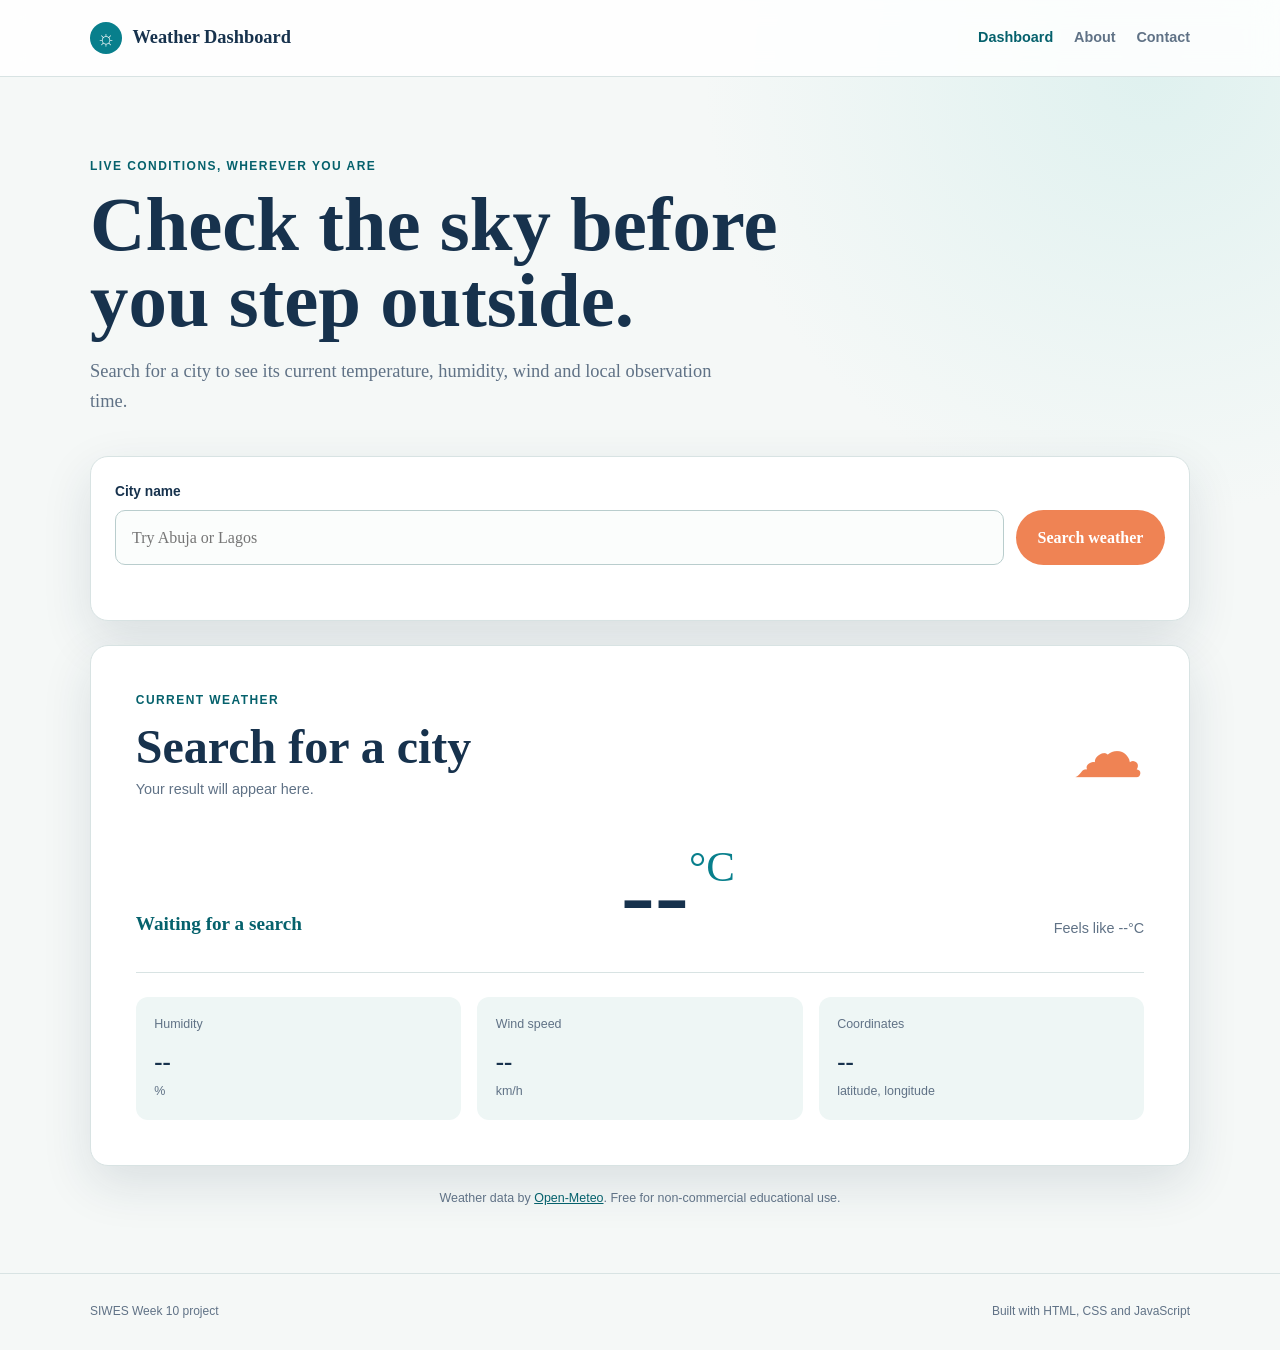
<file: index.html>
<!doctype html>
<html lang="en">
<head>
  <meta charset="UTF-8">
  <meta name="viewport" content="width=device-width, initial-scale=1.0">
  <meta name="description" content="A simple weather dashboard powered by Open-Meteo.">
  <title>Weather Dashboard | Current Conditions</title>
  <link rel="stylesheet" href="css/style.css">
  <script src="js/main.js" defer></script>
</head>
<body>
  <header class="site-header">
    <div class="container header-inner">
      <a class="brand" href="index.html" aria-label="Weather Dashboard home">
        <span class="brand-mark" aria-hidden="true">☼</span>
        <span>Weather Dashboard</span>
      </a>
      <nav class="site-nav" aria-label="Main navigation">
        <a class="active" href="index.html" aria-current="page">Dashboard</a>
        <a href="about.html">About</a>
        <a href="contact.html">Contact</a>
      </nav>
    </div>
  </header>

  <main class="container page-shell">
    <section class="hero-copy" aria-labelledby="page-title">
      <p class="eyebrow">Live conditions, wherever you are</p>
      <h1 id="page-title">Check the sky before you step outside.</h1>
      <p class="intro">Search for a city to see its current temperature, humidity, wind and local observation time.</p>
    </section>

    <section class="search-panel" aria-label="Search for a city">
      <form id="weather-form" novalidate>
        <label for="city-input">City name</label>
        <div class="search-row">
          <input id="city-input" name="city" type="search" placeholder="Try Abuja or Lagos" autocomplete="address-level2" required>
          <button id="search-button" type="submit">Search weather</button>
        </div>
        <p id="form-message" class="form-message" role="status" aria-live="polite"></p>
      </form>
    </section>

    <section id="weather-result" class="weather-result" aria-live="polite" aria-busy="false">
      <div class="result-heading">
        <div>
          <p class="eyebrow">Current weather</p>
          <h2 id="location-name">Search for a city</h2>
          <p id="observation-time" class="muted">Your result will appear here.</p>
        </div>
        <div id="weather-icon" class="weather-icon" aria-hidden="true">☁</div>
      </div>
      <div class="weather-summary">
        <p id="weather-description" class="condition">Waiting for a search</p>
        <p class="temperature"><span id="temperature-value">--</span><span class="unit">°C</span></p>
        <p id="feels-like" class="muted">Feels like --°C</p>
      </div>
      <div class="metric-grid">
        <article class="metric-card">
          <span class="metric-label">Humidity</span>
          <strong id="humidity-value">--</strong>
          <span class="metric-unit">%</span>
        </article>
        <article class="metric-card">
          <span class="metric-label">Wind speed</span>
          <strong id="wind-value">--</strong>
          <span class="metric-unit">km/h</span>
        </article>
        <article class="metric-card">
          <span class="metric-label">Coordinates</span>
          <strong id="coordinates-value">--</strong>
          <span class="metric-unit">latitude, longitude</span>
        </article>
      </div>
    </section>

    <p class="attribution">Weather data by <a href="https://open-meteo.com/" target="_blank" rel="noopener noreferrer">Open-Meteo</a>. Free for non-commercial educational use.</p>
  </main>

  <footer class="site-footer">
    <div class="container footer-inner">
      <span>SIWES Week 10 project</span>
      <span>Built with HTML, CSS and JavaScript</span>
    </div>
  </footer>
</body>
</html>
</file>
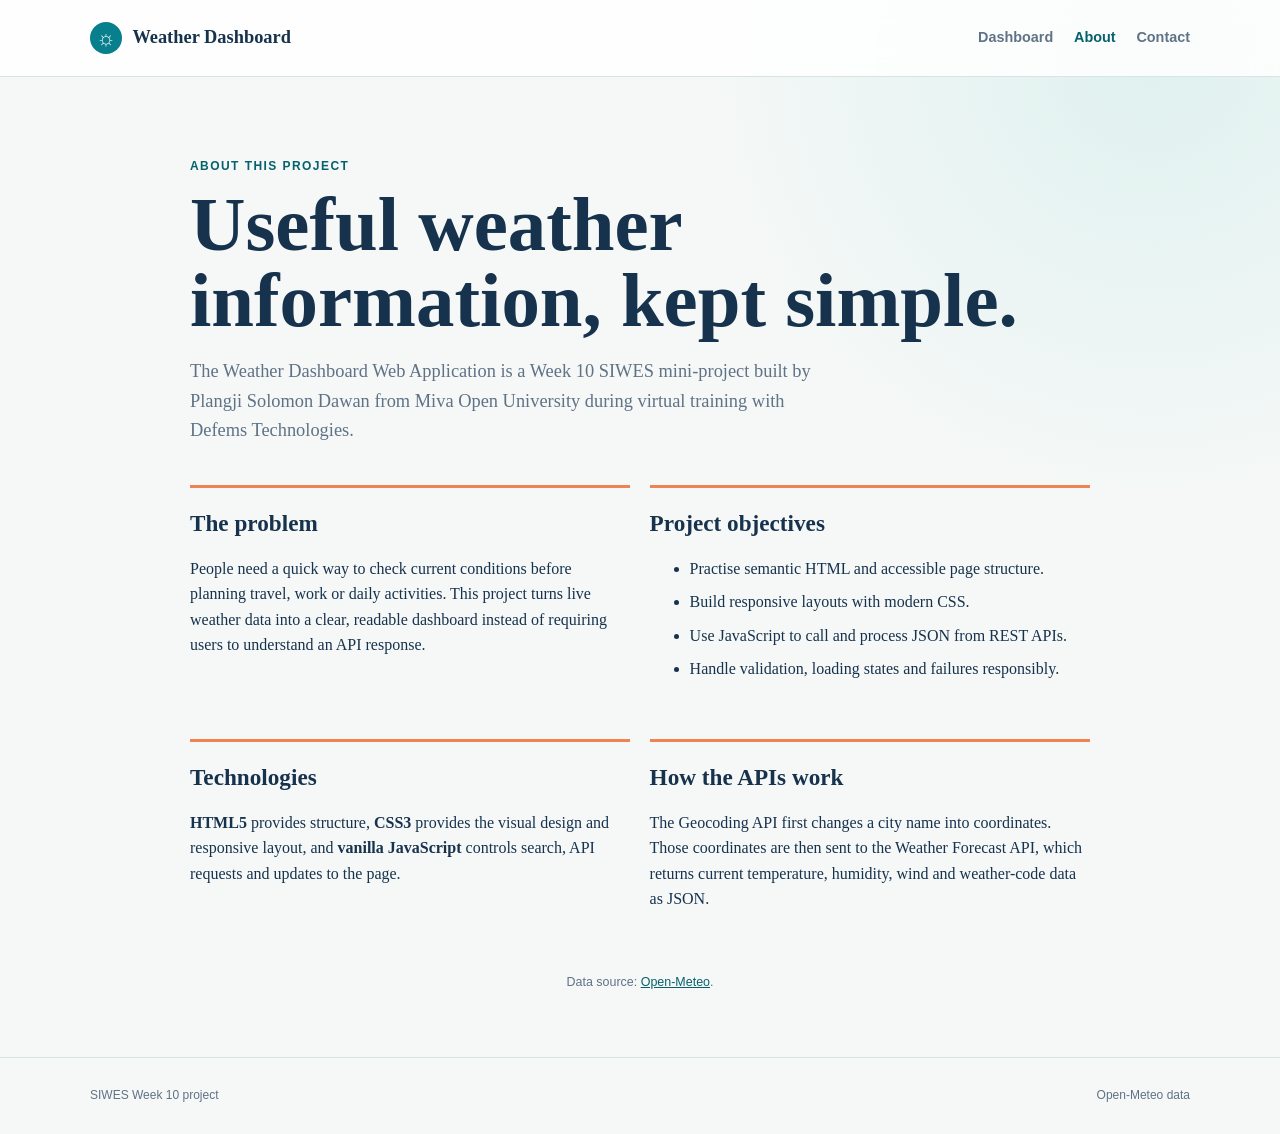
<file: about.html>
<!doctype html>
<html lang="en">
<head>
  <meta charset="UTF-8">
  <meta name="viewport" content="width=device-width, initial-scale=1.0">
  <meta name="description" content="About the Weather Dashboard Web Application.">
  <title>About | Weather Dashboard</title>
  <link rel="stylesheet" href="css/style.css">
</head>
<body>
  <header class="site-header">
    <div class="container header-inner">
      <a class="brand" href="index.html" aria-label="Weather Dashboard home"><span class="brand-mark" aria-hidden="true">☼</span><span>Weather Dashboard</span></a>
      <nav class="site-nav" aria-label="Main navigation">
        <a href="index.html">Dashboard</a><a class="active" href="about.html" aria-current="page">About</a><a href="contact.html">Contact</a>
      </nav>
    </div>
  </header>
  <main class="container page-shell content-page">
    <p class="eyebrow">About this project</p>
    <h1>Useful weather information, kept simple.</h1>
    <p class="lead">The Weather Dashboard Web Application is a Week 10 SIWES mini-project built by Plangji Solomon Dawan from Miva Open University during virtual training with Defems Technologies.</p>
    <div class="content-grid">
      <section class="info-section"><h2>The problem</h2><p>People need a quick way to check current conditions before planning travel, work or daily activities. This project turns live weather data into a clear, readable dashboard instead of requiring users to understand an API response.</p></section>
      <section class="info-section"><h2>Project objectives</h2><ul><li>Practise semantic HTML and accessible page structure.</li><li>Build responsive layouts with modern CSS.</li><li>Use JavaScript to call and process JSON from REST APIs.</li><li>Handle validation, loading states and failures responsibly.</li></ul></section>
      <section class="info-section"><h2>Technologies</h2><p><strong>HTML5</strong> provides structure, <strong>CSS3</strong> provides the visual design and responsive layout, and <strong>vanilla JavaScript</strong> controls search, API requests and updates to the page.</p></section>
      <section class="info-section"><h2>How the APIs work</h2><p>The Geocoding API first changes a city name into coordinates. Those coordinates are then sent to the Weather Forecast API, which returns current temperature, humidity, wind and weather-code data as JSON.</p></section>
    </div>
    <p class="attribution">Data source: <a href="https://open-meteo.com/" target="_blank" rel="noopener noreferrer">Open-Meteo</a>.</p>
  </main>
  <footer class="site-footer"><div class="container footer-inner"><span>SIWES Week 10 project</span><span>Open-Meteo data</span></div></footer>
</body>
</html>
</file>
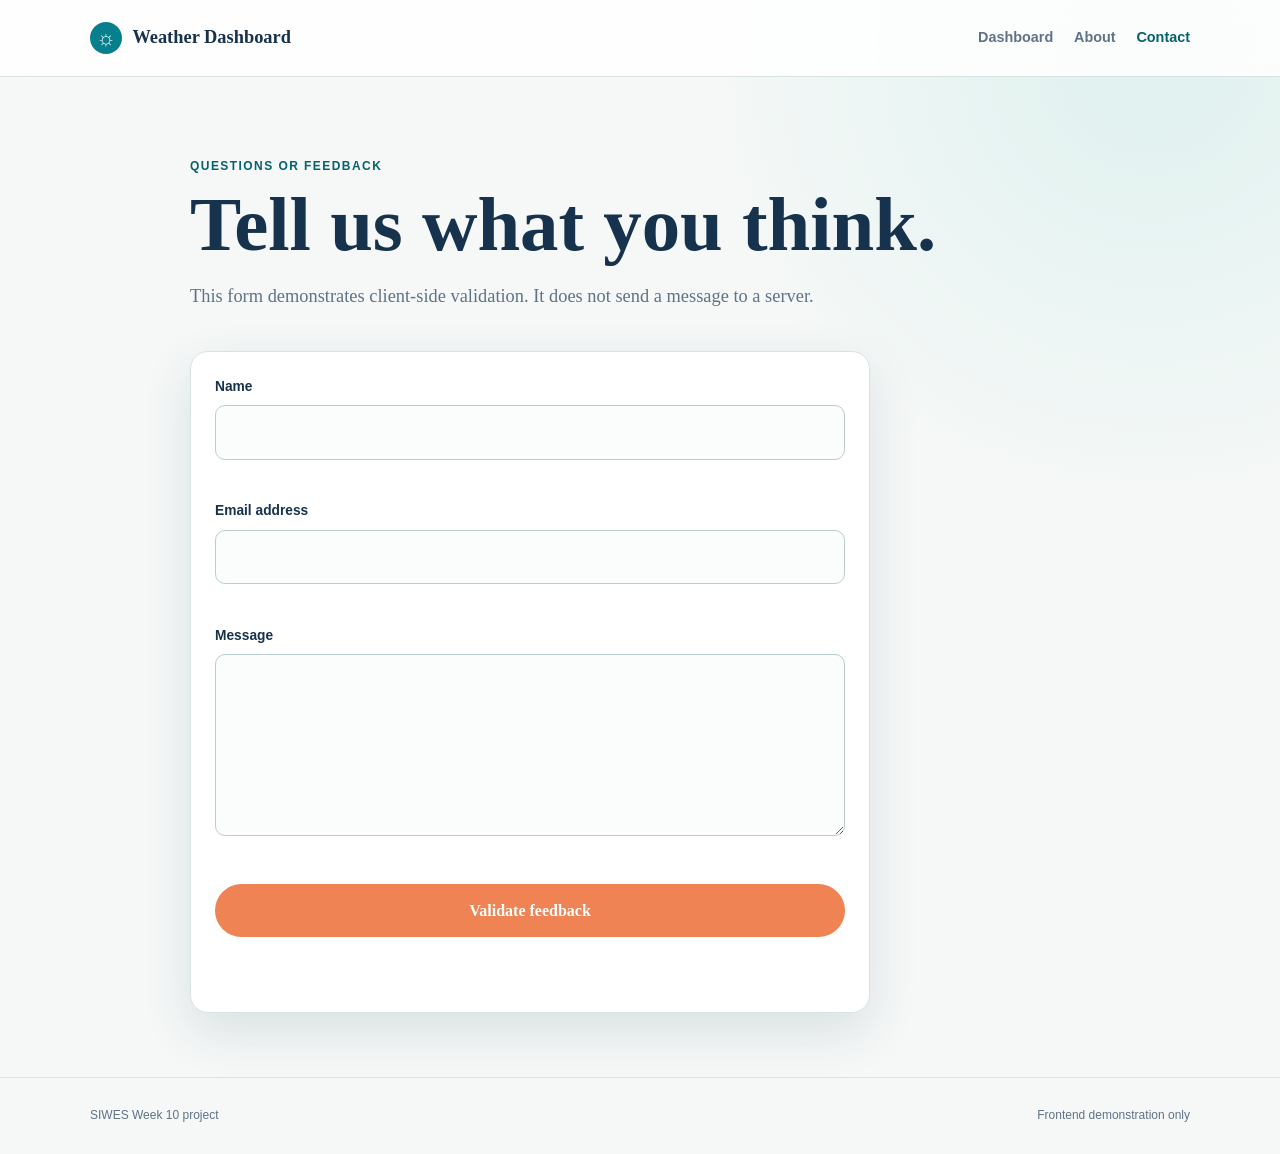
<file: contact.html>
<!doctype html>
<html lang="en">
<head>
  <meta charset="UTF-8">
  <meta name="viewport" content="width=device-width, initial-scale=1.0">
  <meta name="description" content="Send feedback about the Weather Dashboard project.">
  <title>Contact | Weather Dashboard</title>
  <link rel="stylesheet" href="css/style.css">
  <script src="js/main.js" defer></script>
</head>
<body>
  <header class="site-header">
    <div class="container header-inner">
      <a class="brand" href="index.html" aria-label="Weather Dashboard home"><span class="brand-mark" aria-hidden="true">☼</span><span>Weather Dashboard</span></a>
      <nav class="site-nav" aria-label="Main navigation">
        <a href="index.html">Dashboard</a><a href="about.html">About</a><a class="active" href="contact.html" aria-current="page">Contact</a>
      </nav>
    </div>
  </header>
  <main class="container page-shell content-page">
    <p class="eyebrow">Questions or feedback</p>
    <h1>Tell us what you think.</h1>
    <p class="lead">This form demonstrates client-side validation. It does not send a message to a server.</p>
    <form id="contact-form" class="contact-form" novalidate>
      <div class="form-field"><label for="name">Name</label><input id="name" name="name" type="text" autocomplete="name" required><p class="field-error" id="name-error"></p></div>
      <div class="form-field"><label for="email">Email address</label><input id="email" name="email" type="email" autocomplete="email" required><p class="field-error" id="email-error"></p></div>
      <div class="form-field"><label for="message">Message</label><textarea id="message" name="message" rows="6" required></textarea><p class="field-error" id="message-error"></p></div>
      <button type="submit">Validate feedback</button>
      <p id="contact-message" class="form-message" role="status" aria-live="polite"></p>
    </form>
  </main>
  <footer class="site-footer"><div class="container footer-inner"><span>SIWES Week 10 project</span><span>Frontend demonstration only</span></div></footer>
</body>
</html>
</file>
<file: css/style.css>
:root {
  --ink: #17324d;
  --muted: #607286;
  --paper: #f5f8f7;
  --white: #ffffff;
  --teal: #087f8c;
  --teal-dark: #05616c;
  --coral: #ef8354;
  --line: #d8e3e3;
  --shadow: 0 18px 50px rgba(23, 50, 77, 0.12);
  --radius: 18px;
}

* { box-sizing: border-box; }
html { scroll-behavior: smooth; }
body { margin: 0; color: var(--ink); background: radial-gradient(circle at 90% 5%, #dff1ef 0, transparent 28rem), var(--paper); font-family: Georgia, 'Times New Roman', serif; line-height: 1.6; }
a { color: var(--teal-dark); }
button, input, textarea { font: inherit; }
button { border: 0; border-radius: 999px; background: var(--coral); color: #fff; cursor: pointer; font-weight: 700; padding: 0.85rem 1.35rem; transition: transform 160ms ease, background 160ms ease; }
button:hover { background: #d8663b; transform: translateY(-1px); }
button:focus-visible, a:focus-visible, input:focus-visible, textarea:focus-visible { outline: 3px solid #f6bd60; outline-offset: 3px; }
.container { width: min(1100px, calc(100% - 2.5rem)); margin: 0 auto; }
.site-header { border-bottom: 1px solid var(--line); background: rgba(255, 255, 255, 0.85); backdrop-filter: blur(12px); }
.header-inner, .footer-inner { align-items: center; display: flex; justify-content: space-between; min-height: 76px; gap: 1rem; }
.brand { align-items: center; color: var(--ink); display: inline-flex; font-size: 1.15rem; font-weight: 700; gap: 0.65rem; text-decoration: none; }
.brand-mark { align-items: center; background: var(--teal); border-radius: 50%; color: #fff; display: inline-flex; font-size: 1.3rem; height: 2rem; justify-content: center; width: 2rem; }
.site-nav { display: flex; gap: 1.3rem; }
.site-nav a { color: var(--muted); font-family: Arial, sans-serif; font-size: 0.9rem; font-weight: 700; text-decoration: none; }
.site-nav a:hover, .site-nav a.active { color: var(--teal-dark); }
.page-shell { padding: 5rem 0 4rem; }
.hero-copy { max-width: 710px; }
.eyebrow { color: var(--teal-dark); font-family: Arial, sans-serif; font-size: 0.75rem; font-weight: 800; letter-spacing: 0.12em; margin: 0 0 0.7rem; text-transform: uppercase; }
h1, h2, p { margin-top: 0; }
h1 { font-size: clamp(2.6rem, 6vw, 5.4rem); letter-spacing: 0; line-height: 0.98; margin-bottom: 1.2rem; max-width: 850px; }
h2 { line-height: 1.1; }
.intro, .lead { color: var(--muted); font-size: 1.15rem; max-width: 650px; }
.search-panel, .weather-result, .contact-form { background: var(--white); border: 1px solid var(--line); border-radius: var(--radius); box-shadow: var(--shadow); }
.search-panel { margin: 2.5rem 0 1.5rem; padding: 1.5rem; }
label { display: block; font-family: Arial, sans-serif; font-size: 0.86rem; font-weight: 700; margin-bottom: 0.45rem; }
.search-row { display: flex; gap: 0.75rem; }
input, textarea { background: #fbfdfc; border: 1px solid #b9cdcd; border-radius: 10px; color: var(--ink); padding: 0.85rem 1rem; width: 100%; }
.search-row input { flex: 1; }
.form-message { color: var(--teal-dark); font-family: Arial, sans-serif; font-size: 0.9rem; margin: 0.7rem 0 0; min-height: 1.4em; }
.form-message.error, .field-error { color: #b34136; }
.weather-result { overflow: hidden; padding: clamp(1.5rem, 4vw, 2.8rem); }
.result-heading, .weather-summary { align-items: center; display: flex; justify-content: space-between; gap: 1rem; }
.result-heading h2 { font-size: clamp(1.8rem, 4vw, 3rem); margin-bottom: 0.25rem; }
.muted { color: var(--muted); font-family: Arial, sans-serif; font-size: 0.9rem; }
.weather-icon { color: var(--coral); font-size: 4.5rem; line-height: 1; }
.weather-summary { align-items: end; border-bottom: 1px solid var(--line); padding: 2rem 0; }
.condition { color: var(--teal-dark); font-size: 1.2rem; font-weight: 700; margin: 0; }
.temperature { font-size: clamp(3.7rem, 8vw, 6.8rem); line-height: 0.9; margin: 0; white-space: nowrap; }
.temperature .unit { color: var(--teal); font-size: 0.42em; vertical-align: top; }
.weather-summary .muted { margin: 0; }
.metric-grid { display: grid; gap: 1rem; grid-template-columns: repeat(3, 1fr); padding-top: 1.5rem; }
.metric-card { background: #eef6f5; border-radius: 12px; padding: 1.15rem; }
.metric-label, .metric-unit { color: var(--muted); display: block; font-family: Arial, sans-serif; font-size: 0.78rem; }
.metric-card strong { display: inline-block; font-size: 1.55rem; margin-top: 0.45rem; }
.attribution { color: var(--muted); font-family: Arial, sans-serif; font-size: 0.78rem; margin: 1.4rem 0 0; text-align: center; }
.site-footer { border-top: 1px solid var(--line); color: var(--muted); font-family: Arial, sans-serif; font-size: 0.75rem; }
.content-page { max-width: 900px; }
.content-grid { display: grid; gap: 1.2rem; grid-template-columns: repeat(2, 1fr); margin-top: 2.5rem; }
.info-section { border-top: 3px solid var(--coral); padding: 1.4rem 0; }
.info-section h2 { font-size: 1.45rem; }
.info-section li { margin-bottom: 0.5rem; }
.contact-form { display: grid; gap: 1.2rem; margin-top: 2.5rem; max-width: 680px; padding: 1.5rem; }
.form-field input.invalid, .form-field textarea.invalid { border-color: #b34136; }
.field-error { font-family: Arial, sans-serif; font-size: 0.8rem; margin: 0.35rem 0 0; min-height: 1.2em; }

@media (max-width: 640px) {
  .container { width: min(100% - 1.5rem, 1100px); }
  .header-inner, .footer-inner { align-items: flex-start; flex-direction: column; justify-content: center; padding: 1rem 0; }
  .site-nav { gap: 1rem; }
  .page-shell { padding: 3.5rem 0 3rem; }
  h1 { font-size: clamp(2.5rem, 14vw, 4rem); }
  .search-row, .weather-summary { align-items: stretch; flex-direction: column; }
  .search-row button { width: 100%; }
  .result-heading { align-items: flex-start; }
  .weather-icon { font-size: 3rem; }
  .metric-grid, .content-grid { grid-template-columns: 1fr; }
  .temperature { font-size: 4.5rem; }
}
</file>
